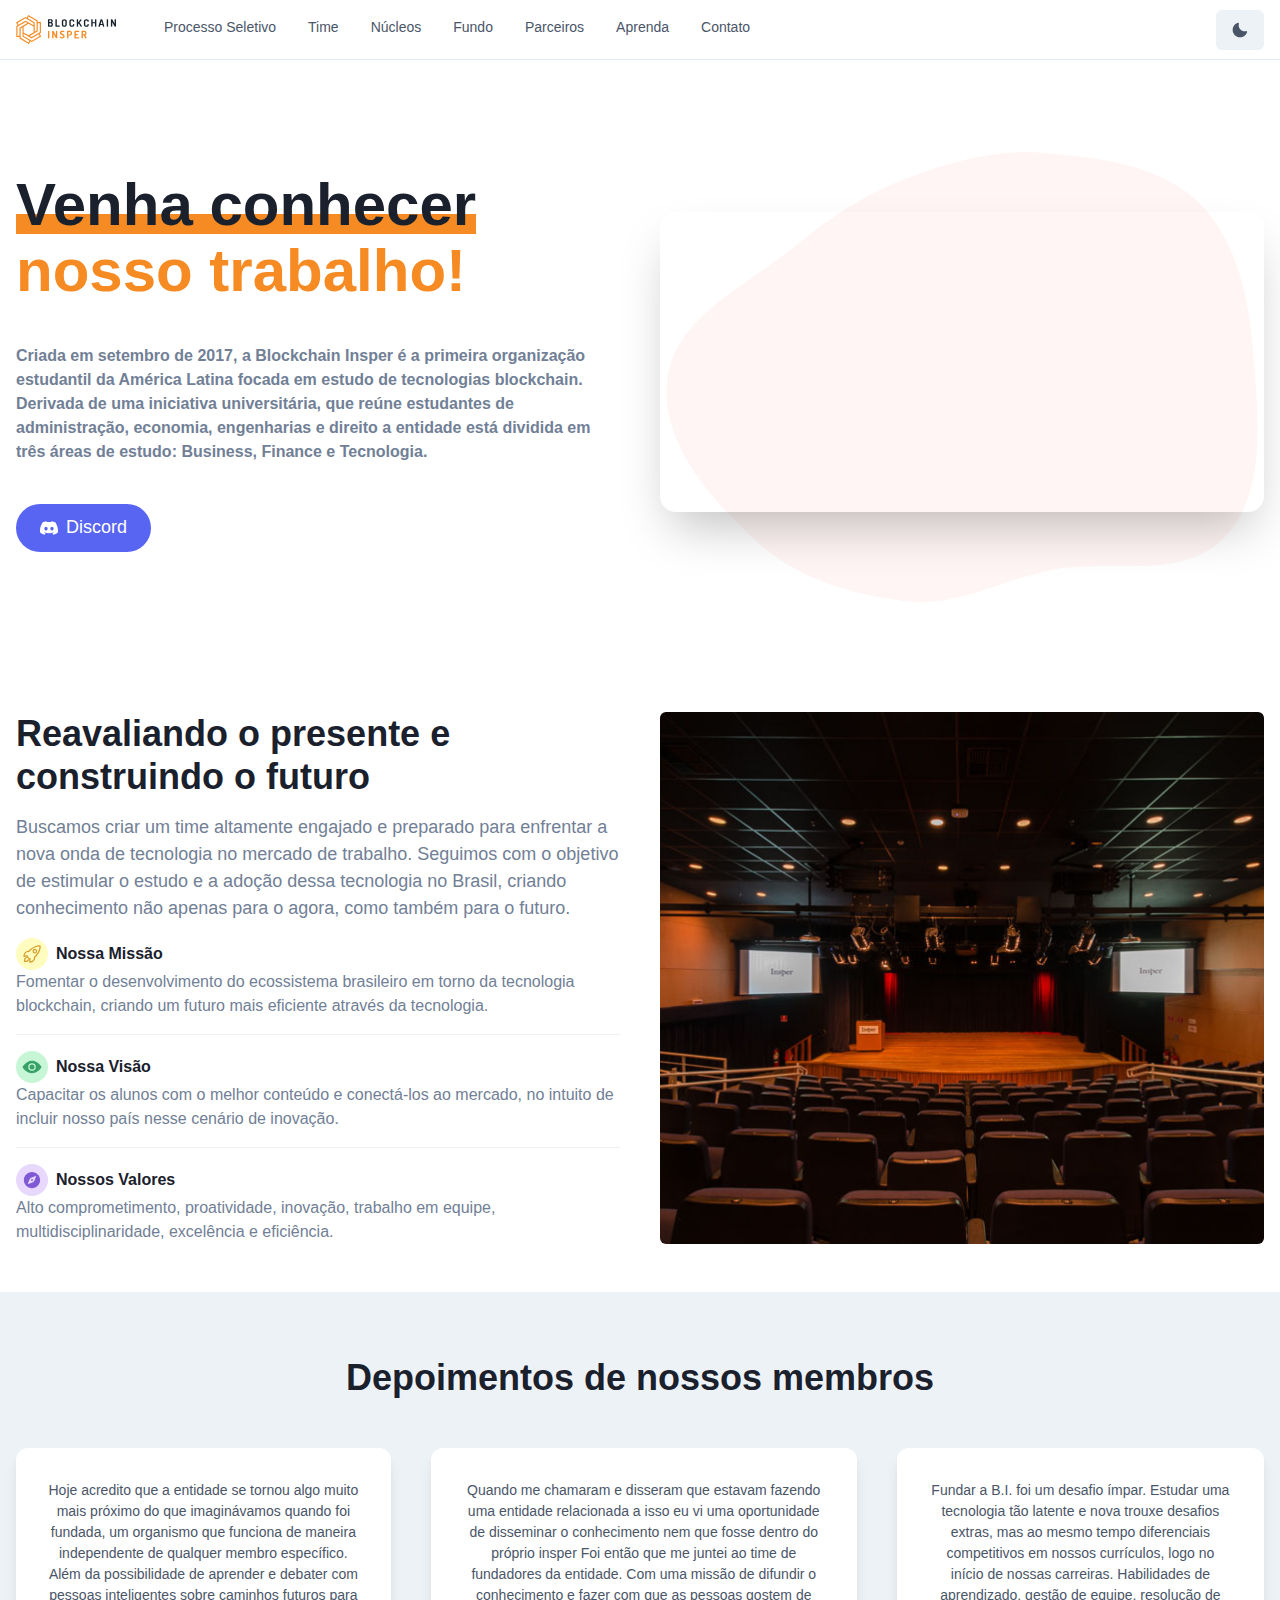
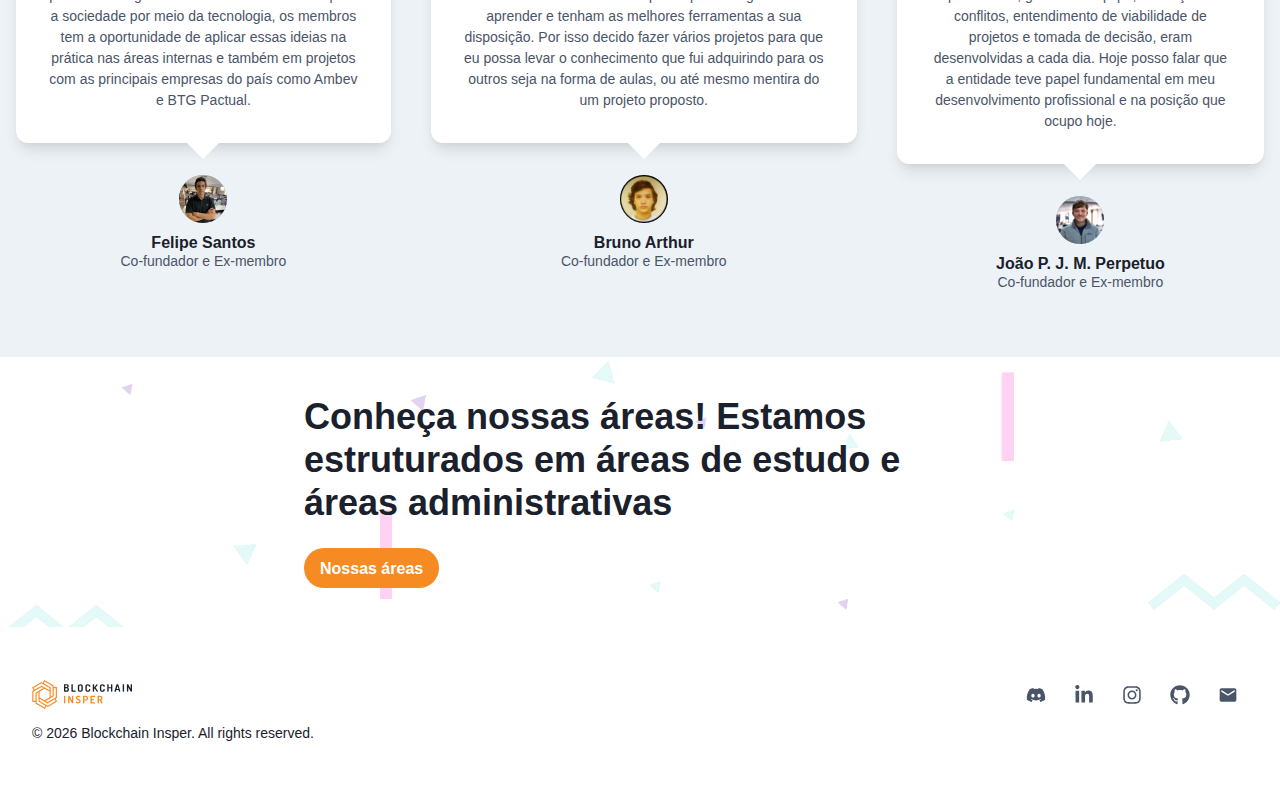
<file: index.html>
<!doctype html><html lang="en"><head><meta charset="utf-8"/><link rel="icon" href="/favicon.png"/><meta name="viewport" content="width=device-width,initial-scale=1"/><meta name="theme-color" content="#000000"/><meta property="og:site_name" content="Blockchain Insper"><meta property="og:title" content="Blockchain Insper"/><meta property="og:description" content="Criada em setembro de 2017, a Blockchain Insper é a primeira organização estudantil da América Latina focada em estudo de tecnologias blockchain"/><meta property="og:image" itemprop="image" content="https://raw.githubusercontent.com/BlockchainInsper/site/master/public/meta.png"><meta property="”og:url”" content="”https://blockchainsper.com/”/"><meta property="og:type" content="website"/><meta property="og:updated_time" content="1639612360"/><link rel="apple-touch-icon" href="/logo192.png"/><link rel="manifest" href="/manifest.json"/><title>Blockchain Insper</title><link href="/static/css/main.a67c64bb.chunk.css" rel="stylesheet"></head><body><noscript>You need to enable JavaScript to run this app.</noscript><div id="root"></div><script>!function(e){function t(t){for(var n,i,l=t[0],f=t[1],a=t[2],c=0,s=[];c<l.length;c++)i=l[c],Object.prototype.hasOwnProperty.call(o,i)&&o[i]&&s.push(o[i][0]),o[i]=0;for(n in f)Object.prototype.hasOwnProperty.call(f,n)&&(e[n]=f[n]);for(p&&p(t);s.length;)s.shift()();return u.push.apply(u,a||[]),r()}function r(){for(var e,t=0;t<u.length;t++){for(var r=u[t],n=!0,l=1;l<r.length;l++){var f=r[l];0!==o[f]&&(n=!1)}n&&(u.splice(t--,1),e=i(i.s=r[0]))}return e}var n={},o={1:0},u=[];function i(t){if(n[t])return n[t].exports;var r=n[t]={i:t,l:!1,exports:{}};return e[t].call(r.exports,r,r.exports,i),r.l=!0,r.exports}i.m=e,i.c=n,i.d=function(e,t,r){i.o(e,t)||Object.defineProperty(e,t,{enumerable:!0,get:r})},i.r=function(e){"undefined"!=typeof Symbol&&Symbol.toStringTag&&Object.defineProperty(e,Symbol.toStringTag,{value:"Module"}),Object.defineProperty(e,"__esModule",{value:!0})},i.t=function(e,t){if(1&t&&(e=i(e)),8&t)return e;if(4&t&&"object"==typeof e&&e&&e.__esModule)return e;var r=Object.create(null);if(i.r(r),Object.defineProperty(r,"default",{enumerable:!0,value:e}),2&t&&"string"!=typeof e)for(var n in e)i.d(r,n,function(t){return e[t]}.bind(null,n));return r},i.n=function(e){var t=e&&e.__esModule?function(){return e.default}:function(){return e};return i.d(t,"a",t),t},i.o=function(e,t){return Object.prototype.hasOwnProperty.call(e,t)},i.p="/";var l=this["webpackJsonpsite-bi"]=this["webpackJsonpsite-bi"]||[],f=l.push.bind(l);l.push=t,l=l.slice();for(var a=0;a<l.length;a++)t(l[a]);var p=f;r()}([])</script><script src="/static/js/2.5b51ef00.chunk.js"></script><script src="/static/js/main.0421f68e.chunk.js"></script></body></html>
</file>
<file: static/css/main.a67c64bb.chunk.css>
body{margin:0;font-family:-apple-system,BlinkMacSystemFont,"Segoe UI","Roboto","Oxygen","Ubuntu","Cantarell","Fira Sans","Droid Sans","Helvetica Neue",sans-serif;-webkit-font-smoothing:antialiased;-moz-osx-font-smoothing:grayscale}code{font-family:source-code-pro,Menlo,Monaco,Consolas,"Courier New",monospace}::-webkit-scrollbar{width:20px}::-webkit-scrollbar-track{background-color:transparent}::-webkit-scrollbar-thumb{background-color:#d6dee1;border-radius:20px;border:6px solid transparent;background-clip:content-box}
/*# sourceMappingURL=main.a67c64bb.chunk.css.map */
</file>
